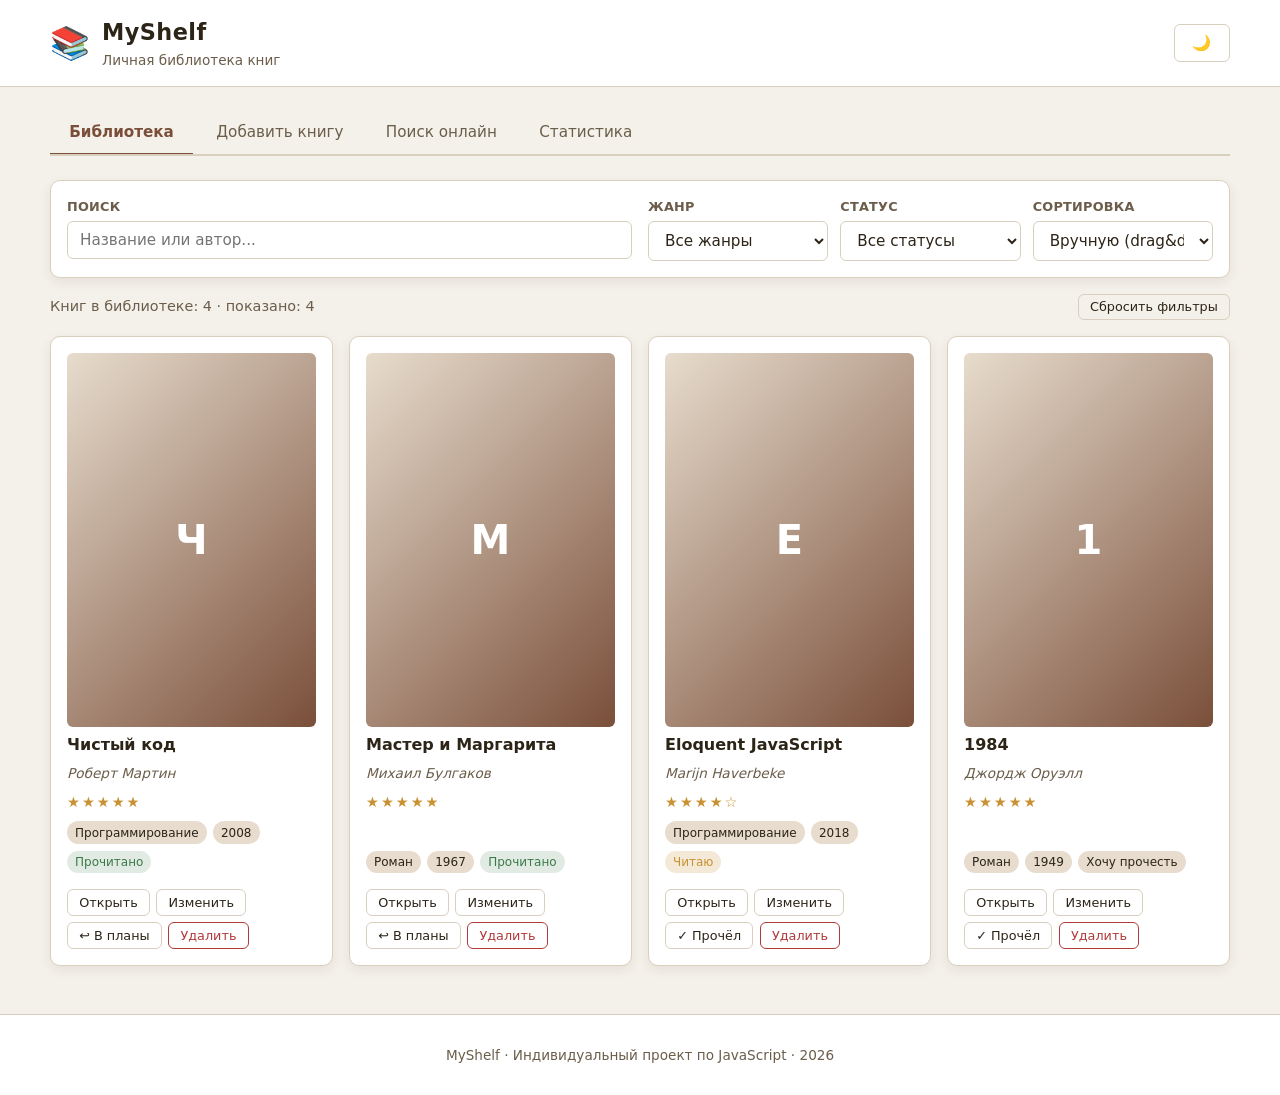
<file: individual_work/index.html>
<!DOCTYPE html>
<html lang="ru">
<head>
    <meta charset="UTF-8">
    <meta name="viewport" content="width=device-width, initial-scale=1.0">
    <meta name="description" content="MyShelf — личная электронная библиотека книг на Vanilla JS">
    <title>MyShelf — Личная библиотека</title>
    <link rel="stylesheet" href="css/main.css">
    <link rel="stylesheet" href="css/components.css">
    <link rel="stylesheet" href="css/responsive.css">
</head>
<body>
    <header class="app-header">
        <div class="container header-inner">
            <div class="brand">
                <span class="brand-logo" aria-hidden="true">📚</span>
                <div>
                    <h1 class="brand-title">MyShelf</h1>
                    <p class="brand-subtitle">Личная библиотека книг</p>
                </div>
            </div>
            <button id="theme-toggle" class="btn btn-ghost" type="button" aria-label="Переключить тему">
                <span class="theme-icon">🌙</span>
            </button>
        </div>
    </header>

    <main class="container app-main">
        <nav class="tabs" role="tablist" aria-label="Разделы приложения">
            <button class="tab-btn is-active" role="tab" data-tab="library" aria-selected="true">Библиотека</button>
            <button class="tab-btn" role="tab" data-tab="add" aria-selected="false">Добавить книгу</button>
            <button class="tab-btn" role="tab" data-tab="search" aria-selected="false">Поиск онлайн</button>
            <button class="tab-btn" role="tab" data-tab="stats" aria-selected="false">Статистика</button>
        </nav>

        <section id="tab-library" class="tab-panel is-active" role="tabpanel">
            <div class="toolbar">
                <div class="toolbar-group">
                    <label class="field" for="search-input">
                        <span class="field-label">Поиск</span>
                        <input id="search-input" type="search" placeholder="Название или автор..." class="input">
                    </label>
                </div>
                <div class="toolbar-group">
                    <label class="field" for="filter-genre">
                        <span class="field-label">Жанр</span>
                        <select id="filter-genre" class="input">
                            <option value="">Все жанры</option>
                        </select>
                    </label>
                    <label class="field" for="filter-status">
                        <span class="field-label">Статус</span>
                        <select id="filter-status" class="input">
                            <option value="">Все статусы</option>
                            <option value="want">Хочу прочесть</option>
                            <option value="reading">Читаю</option>
                            <option value="done">Прочитано</option>
                        </select>
                    </label>
                    <label class="field" for="sort-by">
                        <span class="field-label">Сортировка</span>
                        <select id="sort-by" class="input">
                            <option value="custom">Вручную (drag&drop)</option>
                            <option value="title">По названию</option>
                            <option value="author">По автору</option>
                            <option value="year-desc">По году (новые)</option>
                            <option value="year-asc">По году (старые)</option>
                            <option value="rating-desc">По рейтингу</option>
                        </select>
                    </label>
                </div>
            </div>

            <div class="counter-bar">
                <span id="book-counter">Книг в библиотеке: 0</span>
                <button id="reset-filters" type="button" class="btn btn-ghost btn-sm">Сбросить фильтры</button>
            </div>

            <ul id="book-list" class="book-grid" aria-live="polite"></ul>

            <p id="empty-state" class="empty-state hidden">
                Пока что полки пусты. Добавьте первую книгу через вкладку «Добавить книгу».
            </p>
        </section>

        <section id="tab-add" class="tab-panel" role="tabpanel">
            <form id="book-form" class="card form-card" novalidate>
                <h2 class="card-title">Новая книга</h2>
                <input type="hidden" id="book-id" value="">

                <div class="form-grid">
                    <label class="field">
                        <span class="field-label">Название *</span>
                        <input id="f-title" type="text" class="input" required maxlength="120">
                        <small class="field-error" data-for="f-title"></small>
                    </label>

                    <label class="field">
                        <span class="field-label">Автор *</span>
                        <input id="f-author" type="text" class="input" required maxlength="80">
                        <small class="field-error" data-for="f-author"></small>
                    </label>

                    <label class="field">
                        <span class="field-label">Год издания *</span>
                        <input id="f-year" type="number" class="input" required min="1" max="2100">
                        <small class="field-error" data-for="f-year"></small>
                    </label>

                    <label class="field">
                        <span class="field-label">Жанр *</span>
                        <input id="f-genre" type="text" class="input" list="genre-suggestions" required maxlength="40">
                        <datalist id="genre-suggestions">
                            <option value="Фантастика"></option>
                            <option value="Фэнтези"></option>
                            <option value="Детектив"></option>
                            <option value="Программирование"></option>
                            <option value="Биография"></option>
                            <option value="Психология"></option>
                            <option value="Роман"></option>
                            <option value="Научпоп"></option>
                        </datalist>
                        <small class="field-error" data-for="f-genre"></small>
                    </label>

                    <label class="field">
                        <span class="field-label">Рейтинг (1—5) *</span>
                        <input id="f-rating" type="number" class="input" required min="1" max="5" step="1">
                        <small class="field-error" data-for="f-rating"></small>
                    </label>

                    <label class="field">
                        <span class="field-label">Статус *</span>
                        <select id="f-status" class="input" required>
                            <option value="want">Хочу прочесть</option>
                            <option value="reading">Читаю</option>
                            <option value="done">Прочитано</option>
                        </select>
                        <small class="field-error" data-for="f-status"></small>
                    </label>

                    <label class="field field-full">
                        <span class="field-label">Обложка (URL, опционально)</span>
                        <input id="f-cover" type="url" class="input" placeholder="https://...">
                        <small class="field-error" data-for="f-cover"></small>
                    </label>

                    <label class="field field-full">
                        <span class="field-label">Заметка</span>
                        <textarea id="f-note" class="input" rows="3" maxlength="500"></textarea>
                        <small class="field-hint">До 500 символов</small>
                    </label>
                </div>

                <div class="form-actions">
                    <button id="form-submit" type="submit" class="btn btn-primary">Сохранить</button>
                    <button id="form-reset" type="reset" class="btn btn-ghost">Очистить</button>
                </div>
            </form>
        </section>

        <section id="tab-search" class="tab-panel" role="tabpanel">
            <div class="card">
                <h2 class="card-title">Поиск книг в Open Library</h2>
                <p class="card-text">
                    Найдите книгу в открытом каталоге Open Library и добавьте её в свою библиотеку одним кликом.
                </p>
                <form id="api-search-form" class="api-search">
                    <input id="api-query" type="search" class="input" placeholder="Например: Master and Margarita" required>
                    <button type="submit" class="btn btn-primary">Искать</button>
                </form>
                <div id="api-status" class="api-status" aria-live="polite"></div>
                <ul id="api-results" class="api-results"></ul>
            </div>
        </section>

        <section id="tab-stats" class="tab-panel" role="tabpanel">
            <div class="stats-grid">
                <div class="stat-card">
                    <span class="stat-label">Всего книг</span>
                    <span id="stat-total" class="stat-value">0</span>
                </div>
                <div class="stat-card">
                    <span class="stat-label">Прочитано</span>
                    <span id="stat-done" class="stat-value">0</span>
                </div>
                <div class="stat-card">
                    <span class="stat-label">Сейчас читаю</span>
                    <span id="stat-reading" class="stat-value">0</span>
                </div>
                <div class="stat-card">
                    <span class="stat-label">В планах</span>
                    <span id="stat-want" class="stat-value">0</span>
                </div>
                <div class="stat-card">
                    <span class="stat-label">Средний рейтинг</span>
                    <span id="stat-avg" class="stat-value">—</span>
                </div>
            </div>

            <div class="card">
                <h2 class="card-title">Распределение по жанрам</h2>
                <div id="genre-chart" class="genre-chart"></div>
            </div>
        </section>
    </main>

    <div id="modal" class="modal hidden" role="dialog" aria-modal="true" aria-hidden="true">
        <div class="modal-backdrop" data-modal-close></div>
        <div class="modal-content" role="document">
            <button class="modal-close" type="button" data-modal-close aria-label="Закрыть">×</button>
            <div id="modal-body"></div>
        </div>
    </div>

    <div id="toast-host" class="toast-host" aria-live="polite"></div>

    <footer class="app-footer">
        <div class="container">
            <p>MyShelf · Индивидуальный проект по JavaScript · 2026</p>
        </div>
    </footer>

    <script type="module" src="js/main.js"></script>
</body>
</html>
</file>
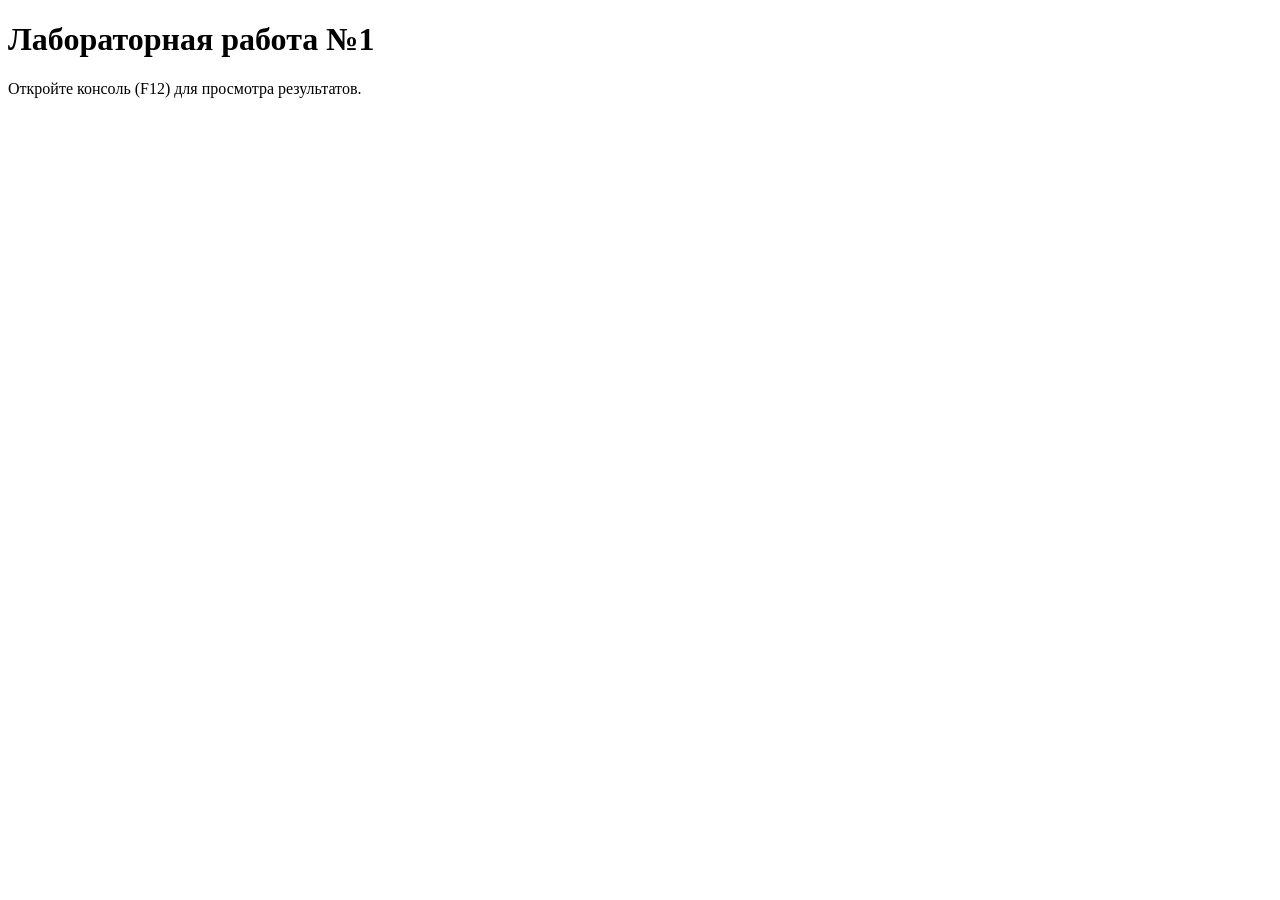
<file: lab1/index.html>
<!DOCTYPE html>
<html lang="en">
  <head>
    <meta charset="UTF-8" />
    <title>Привет, мир!</title>
    <script src="script.js"></script>
  </head>
  <body>
    <h1>Лабораторная работа №1</h1>
    <p>Откройте консоль (F12) для просмотра результатов.</p>
    <script>
      alert("Привет, мир!");
      console.log("Hello, console!");
    </script>
  </body>
</html>
</file>
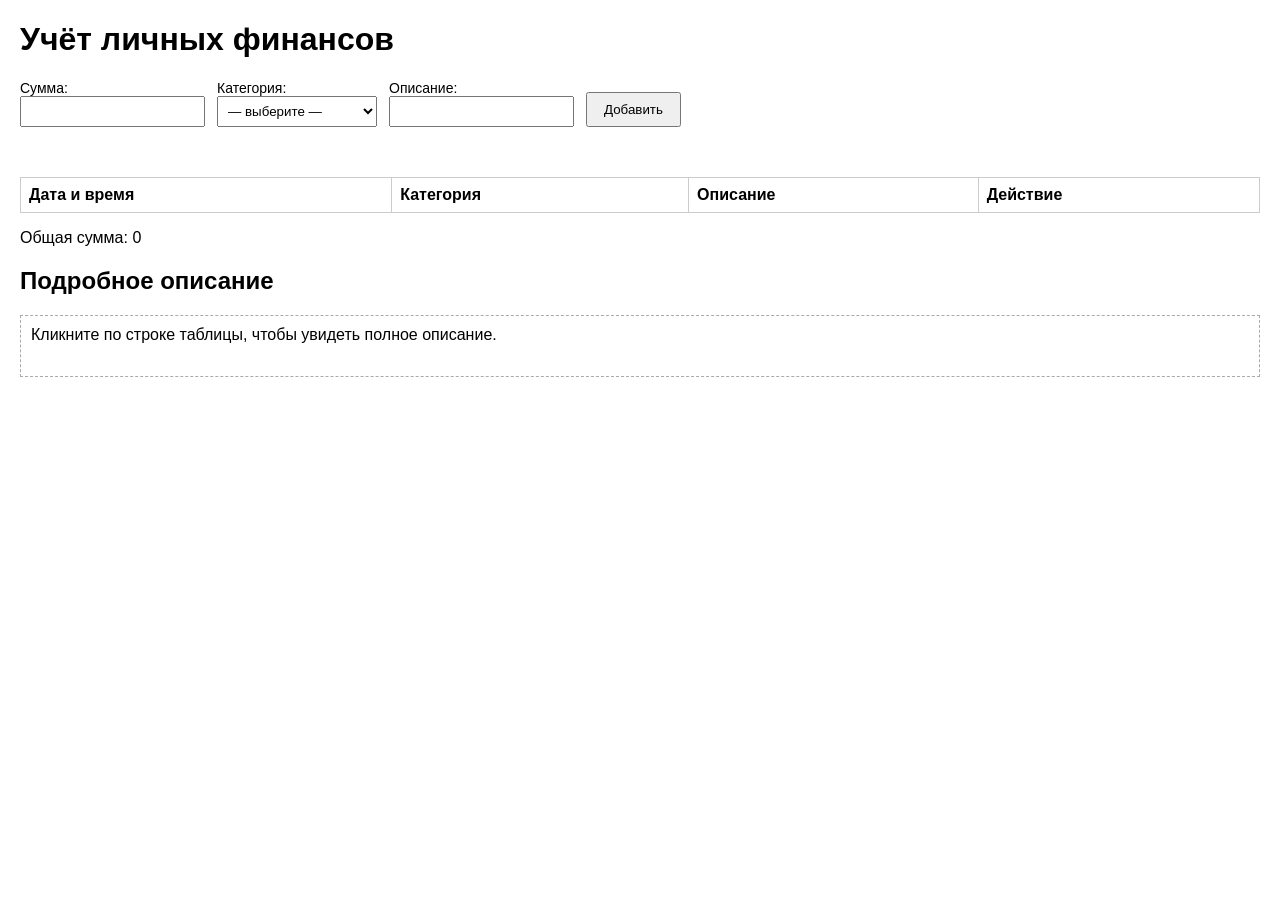
<file: lab5/index.html>
<!DOCTYPE html>
<html lang="ru">
  <head>
    <meta charset="UTF-8" />
    <title>Учёт личных финансов</title>
    <link rel="stylesheet" href="style.css" />
    <script type="module" src="src/index.js"></script>
  </head>
  <body>
    <h1>Учёт личных финансов</h1>

    <form id="transaction-form">
      <label>
        Сумма:
        <input type="number" id="amount" step="0.01" required />
      </label>
      <label>
        Категория:
        <select id="category" required>
          <option value="">— выберите —</option>
          <option value="Food">Еда</option>
          <option value="Transport">Транспорт</option>
          <option value="Salary">Зарплата</option>
          <option value="Entertainment">Развлечения</option>
          <option value="Other">Другое</option>
        </select>
      </label>
      <label>
        Описание:
        <input type="text" id="description" required />
      </label>
      <button type="submit">Добавить</button>
      <div id="form-error" class="error"></div>
    </form>

    <table id="transactions-table">
      <thead>
        <tr>
          <th>Дата и время</th>
          <th>Категория</th>
          <th>Описание</th>
          <th>Действие</th>
        </tr>
      </thead>
      <tbody></tbody>
    </table>

    <p>Общая сумма: <span id="total">0</span></p>

    <h2>Подробное описание</h2>
    <div id="details">Кликните по строке таблицы, чтобы увидеть полное описание.</div>
  </body>
</html>
</file>
<file: individual_work/css/main.css>
:root {
    --bg: #f4f1ea;
    --surface: #ffffff;
    --surface-alt: #faf7f1;
    --text: #2c2417;
    --text-muted: #6b5d4a;
    --accent: #7a4f3a;
    --accent-hover: #5d3a2a;
    --accent-soft: #e7dccd;
    --danger: #b03a3a;
    --success: #3a7a48;
    --warning: #c89233;
    --border: #d9cfbf;
    --shadow: 0 4px 12px rgba(60, 40, 20, 0.08);
    --shadow-lg: 0 12px 32px rgba(60, 40, 20, 0.16);
    --radius: 10px;
    --radius-sm: 6px;
    --transition: 180ms ease;
    --font: "Segoe UI", "Roboto", "Helvetica Neue", system-ui, sans-serif;
}

[data-theme="dark"] {
    --bg: #1a1612;
    --surface: #25201a;
    --surface-alt: #2c2620;
    --text: #f0e8d8;
    --text-muted: #b8a890;
    --accent: #d4a378;
    --accent-hover: #e6b88a;
    --accent-soft: #3a2f24;
    --border: #3a3128;
    --shadow: 0 4px 12px rgba(0, 0, 0, 0.4);
    --shadow-lg: 0 12px 32px rgba(0, 0, 0, 0.5);
}

* {
    box-sizing: border-box;
}

html {
    scroll-behavior: smooth;
}

body {
    margin: 0;
    font-family: var(--font);
    background: var(--bg);
    color: var(--text);
    line-height: 1.5;
    min-height: 100vh;
    display: flex;
    flex-direction: column;
    transition: background-color var(--transition), color var(--transition);
}

.container {
    width: min(1180px, 100% - 2rem);
    margin-inline: auto;
}

.app-header {
    background: var(--surface);
    border-bottom: 1px solid var(--border);
    padding: 1rem 0;
    position: sticky;
    top: 0;
    z-index: 10;
    backdrop-filter: blur(8px);
}

.header-inner {
    display: flex;
    align-items: center;
    justify-content: space-between;
    gap: 1rem;
}

.brand {
    display: flex;
    align-items: center;
    gap: 0.75rem;
}

.brand-logo {
    font-size: 2rem;
    line-height: 1;
}

.brand-title {
    margin: 0;
    font-size: 1.4rem;
    font-weight: 700;
    letter-spacing: 0.02em;
}

.brand-subtitle {
    margin: 0;
    font-size: 0.85rem;
    color: var(--text-muted);
}

.app-main {
    flex: 1;
    padding-block: 1.5rem 3rem;
}

.app-footer {
    background: var(--surface);
    border-top: 1px solid var(--border);
    padding: 1rem 0;
    color: var(--text-muted);
    font-size: 0.85rem;
    text-align: center;
}

h1, h2, h3 {
    color: var(--text);
}

a {
    color: var(--accent);
}

.hidden {
    display: none !important;
}

.btn {
    appearance: none;
    border: 1px solid transparent;
    border-radius: var(--radius-sm);
    padding: 0.55rem 1.1rem;
    font-size: 0.95rem;
    font-family: inherit;
    cursor: pointer;
    transition: background-color var(--transition), color var(--transition), border-color var(--transition), transform var(--transition);
    display: inline-flex;
    align-items: center;
    gap: 0.4rem;
}

.btn:focus-visible {
    outline: 2px solid var(--accent);
    outline-offset: 2px;
}

.btn-primary {
    background: var(--accent);
    color: #fff;
}

.btn-primary:hover {
    background: var(--accent-hover);
}

.btn-ghost {
    background: transparent;
    color: var(--text);
    border-color: var(--border);
}

.btn-ghost:hover {
    background: var(--accent-soft);
}

.btn-danger {
    background: transparent;
    color: var(--danger);
    border-color: var(--danger);
}

.btn-danger:hover {
    background: var(--danger);
    color: #fff;
}

.btn-sm {
    padding: 0.3rem 0.7rem;
    font-size: 0.8rem;
}

.input {
    width: 100%;
    padding: 0.55rem 0.75rem;
    border: 1px solid var(--border);
    border-radius: var(--radius-sm);
    background: var(--surface);
    color: var(--text);
    font-family: inherit;
    font-size: 0.95rem;
    transition: border-color var(--transition), box-shadow var(--transition);
}

.input:focus {
    outline: none;
    border-color: var(--accent);
    box-shadow: 0 0 0 3px var(--accent-soft);
}

.input.is-invalid {
    border-color: var(--danger);
}

.field {
    display: flex;
    flex-direction: column;
    gap: 0.3rem;
}

.field-label {
    font-size: 0.8rem;
    color: var(--text-muted);
    font-weight: 600;
    letter-spacing: 0.02em;
    text-transform: uppercase;
}

.field-error {
    color: var(--danger);
    font-size: 0.8rem;
    min-height: 1em;
}

.field-hint {
    color: var(--text-muted);
    font-size: 0.8rem;
}

.field-full {
    grid-column: 1 / -1;
}

.card {
    background: var(--surface);
    border: 1px solid var(--border);
    border-radius: var(--radius);
    padding: 1.5rem;
    box-shadow: var(--shadow);
}

.card-title {
    margin: 0 0 1rem;
    font-size: 1.2rem;
}

.card-text {
    margin: 0 0 1rem;
    color: var(--text-muted);
}
</file>
<file: individual_work/css/components.css>
.tabs {
    display: flex;
    gap: 0.25rem;
    border-bottom: 2px solid var(--border);
    margin-bottom: 1.5rem;
    overflow-x: auto;
}

.tab-btn {
    appearance: none;
    background: transparent;
    border: none;
    padding: 0.75rem 1.2rem;
    cursor: pointer;
    font-family: inherit;
    font-size: 0.95rem;
    color: var(--text-muted);
    border-bottom: 3px solid transparent;
    margin-bottom: -2px;
    transition: color var(--transition), border-color var(--transition);
    white-space: nowrap;
}

.tab-btn:hover {
    color: var(--text);
}

.tab-btn.is-active {
    color: var(--accent);
    border-bottom-color: var(--accent);
    font-weight: 600;
}

.tab-panel {
    display: none;
    animation: fadeIn 240ms ease;
}

.tab-panel.is-active {
    display: block;
}

@keyframes fadeIn {
    from { opacity: 0; transform: translateY(8px); }
    to { opacity: 1; transform: translateY(0); }
}

.toolbar {
    display: flex;
    flex-wrap: wrap;
    gap: 1rem;
    background: var(--surface);
    padding: 1rem;
    border: 1px solid var(--border);
    border-radius: var(--radius);
    margin-bottom: 1rem;
    box-shadow: var(--shadow);
}

.toolbar-group {
    display: flex;
    flex-wrap: wrap;
    gap: 0.75rem;
    flex: 1;
    min-width: 0;
}

.toolbar-group .field {
    flex: 1;
    min-width: 140px;
}

.counter-bar {
    display: flex;
    justify-content: space-between;
    align-items: center;
    margin-bottom: 1rem;
    color: var(--text-muted);
    font-size: 0.9rem;
}

.book-grid {
    list-style: none;
    margin: 0;
    padding: 0;
    display: grid;
    grid-template-columns: repeat(auto-fill, minmax(240px, 1fr));
    gap: 1rem;
}

.book-card {
    background: var(--surface);
    border: 1px solid var(--border);
    border-radius: var(--radius);
    padding: 1rem;
    display: flex;
    flex-direction: column;
    gap: 0.5rem;
    box-shadow: var(--shadow);
    transition: transform var(--transition), box-shadow var(--transition), opacity var(--transition);
    cursor: grab;
    animation: cardIn 320ms ease both;
}

.book-card:hover {
    transform: translateY(-2px);
    box-shadow: var(--shadow-lg);
}

.book-card.dragging {
    opacity: 0.4;
    cursor: grabbing;
}

.book-card.drag-over {
    border-color: var(--accent);
    background: var(--accent-soft);
}

@keyframes cardIn {
    from { opacity: 0; transform: translateY(12px) scale(0.98); }
    to { opacity: 1; transform: translateY(0) scale(1); }
}

.book-cover {
    width: 100%;
    aspect-ratio: 2 / 3;
    object-fit: cover;
    border-radius: var(--radius-sm);
    background: var(--accent-soft);
    display: flex;
    align-items: center;
    justify-content: center;
    color: var(--text-muted);
    font-size: 0.85rem;
    text-align: center;
    padding: 0.5rem;
}

.book-cover-fallback {
    width: 100%;
    aspect-ratio: 2 / 3;
    border-radius: var(--radius-sm);
    background: linear-gradient(135deg, var(--accent-soft), var(--accent));
    display: flex;
    align-items: center;
    justify-content: center;
    color: #fff;
    font-size: 2.5rem;
    font-weight: 700;
}

.book-title {
    margin: 0;
    font-size: 1rem;
    line-height: 1.3;
}

.book-author {
    margin: 0;
    color: var(--text-muted);
    font-size: 0.85rem;
    font-style: italic;
}

.book-meta {
    display: flex;
    flex-wrap: wrap;
    gap: 0.4rem;
    font-size: 0.8rem;
    color: var(--text-muted);
    margin-top: auto;
}

.badge {
    display: inline-block;
    padding: 0.15rem 0.5rem;
    border-radius: 999px;
    font-size: 0.75rem;
    background: var(--accent-soft);
    color: var(--text);
}

.badge-status-want { background: var(--accent-soft); }
.badge-status-reading { background: rgba(200, 146, 51, 0.2); color: var(--warning); }
.badge-status-done { background: rgba(58, 122, 72, 0.15); color: var(--success); }

.book-rating {
    color: var(--warning);
    letter-spacing: 2px;
    font-size: 0.9rem;
}

.book-actions {
    display: flex;
    gap: 0.4rem;
    margin-top: 0.5rem;
    flex-wrap: wrap;
}

.empty-state {
    text-align: center;
    color: var(--text-muted);
    padding: 3rem 1rem;
    background: var(--surface-alt);
    border-radius: var(--radius);
    border: 1px dashed var(--border);
}

.form-card {
    max-width: 800px;
    margin-inline: auto;
}

.form-grid {
    display: grid;
    grid-template-columns: repeat(2, 1fr);
    gap: 1rem;
}

.form-actions {
    display: flex;
    gap: 0.75rem;
    margin-top: 1.25rem;
    justify-content: flex-end;
}

.modal {
    position: fixed;
    inset: 0;
    z-index: 100;
    display: flex;
    align-items: center;
    justify-content: center;
    padding: 1rem;
    animation: fadeIn 200ms ease;
}

.modal-backdrop {
    position: absolute;
    inset: 0;
    background: rgba(0, 0, 0, 0.5);
    cursor: pointer;
}

.modal-content {
    position: relative;
    background: var(--surface);
    border-radius: var(--radius);
    padding: 2rem;
    max-width: 600px;
    width: 100%;
    max-height: 90vh;
    overflow-y: auto;
    box-shadow: var(--shadow-lg);
    animation: scaleIn 240ms ease;
}

@keyframes scaleIn {
    from { opacity: 0; transform: scale(0.92); }
    to { opacity: 1; transform: scale(1); }
}

.modal-close {
    position: absolute;
    top: 0.5rem;
    right: 0.75rem;
    appearance: none;
    background: transparent;
    border: none;
    font-size: 1.8rem;
    cursor: pointer;
    color: var(--text-muted);
    line-height: 1;
    padding: 0.25rem 0.5rem;
    border-radius: var(--radius-sm);
    transition: background-color var(--transition);
}

.modal-close:hover {
    background: var(--accent-soft);
    color: var(--text);
}

.modal-body-cover {
    width: 140px;
    float: left;
    margin: 0 1rem 0.5rem 0;
    border-radius: var(--radius-sm);
}

.api-search {
    display: flex;
    gap: 0.5rem;
    margin-bottom: 1rem;
}

.api-search .input {
    flex: 1;
}

.api-status {
    color: var(--text-muted);
    font-size: 0.9rem;
    min-height: 1.5em;
    margin-bottom: 0.75rem;
}

.api-results {
    list-style: none;
    margin: 0;
    padding: 0;
    display: flex;
    flex-direction: column;
    gap: 0.5rem;
}

.api-result-item {
    display: flex;
    gap: 0.75rem;
    align-items: center;
    padding: 0.75rem;
    border: 1px solid var(--border);
    border-radius: var(--radius-sm);
    background: var(--surface-alt);
}

.api-result-item img {
    width: 50px;
    height: 70px;
    object-fit: cover;
    border-radius: 4px;
    background: var(--accent-soft);
}

.api-result-info {
    flex: 1;
    min-width: 0;
}

.api-result-info strong {
    display: block;
    white-space: nowrap;
    overflow: hidden;
    text-overflow: ellipsis;
}

.api-result-info span {
    color: var(--text-muted);
    font-size: 0.85rem;
}

.stats-grid {
    display: grid;
    grid-template-columns: repeat(auto-fit, minmax(140px, 1fr));
    gap: 1rem;
    margin-bottom: 1.5rem;
}

.stat-card {
    background: var(--surface);
    border: 1px solid var(--border);
    border-radius: var(--radius);
    padding: 1.2rem;
    box-shadow: var(--shadow);
    display: flex;
    flex-direction: column;
    gap: 0.4rem;
}

.stat-label {
    color: var(--text-muted);
    font-size: 0.85rem;
    text-transform: uppercase;
    letter-spacing: 0.04em;
}

.stat-value {
    font-size: 2rem;
    font-weight: 700;
    color: var(--accent);
}

.genre-chart {
    display: flex;
    flex-direction: column;
    gap: 0.6rem;
}

.chart-row {
    display: grid;
    grid-template-columns: 140px 1fr 40px;
    gap: 0.75rem;
    align-items: center;
    font-size: 0.9rem;
}

.chart-bar {
    height: 18px;
    background: var(--accent-soft);
    border-radius: 999px;
    overflow: hidden;
}

.chart-bar-fill {
    height: 100%;
    background: linear-gradient(90deg, var(--accent), var(--accent-hover));
    border-radius: 999px;
    transition: width 600ms cubic-bezier(0.4, 0, 0.2, 1);
}

.toast-host {
    position: fixed;
    bottom: 1.5rem;
    right: 1.5rem;
    display: flex;
    flex-direction: column;
    gap: 0.5rem;
    z-index: 200;
    pointer-events: none;
}

.toast {
    background: var(--surface);
    border: 1px solid var(--border);
    border-left: 4px solid var(--accent);
    border-radius: var(--radius-sm);
    padding: 0.75rem 1rem;
    box-shadow: var(--shadow-lg);
    font-size: 0.9rem;
    min-width: 220px;
    animation: toastIn 240ms ease;
    pointer-events: auto;
}

.toast.toast-error { border-left-color: var(--danger); }
.toast.toast-success { border-left-color: var(--success); }

@keyframes toastIn {
    from { opacity: 0; transform: translateX(40px); }
    to { opacity: 1; transform: translateX(0); }
}

.toast.toast-out {
    animation: toastOut 240ms ease forwards;
}

@keyframes toastOut {
    to { opacity: 0; transform: translateX(40px); }
}
</file>
<file: individual_work/css/responsive.css>
@media (max-width: 768px) {
    .header-inner {
        flex-wrap: wrap;
    }

    .brand-subtitle {
        display: none;
    }

    .form-grid {
        grid-template-columns: 1fr;
    }

    .toolbar {
        flex-direction: column;
    }

    .toolbar-group {
        flex-direction: column;
    }

    .toolbar-group .field {
        min-width: 0;
    }

    .modal-content {
        padding: 1.25rem;
    }

    .modal-body-cover {
        float: none;
        margin: 0 auto 1rem;
        display: block;
    }

    .chart-row {
        grid-template-columns: 100px 1fr 32px;
        font-size: 0.85rem;
    }

    .stat-value {
        font-size: 1.6rem;
    }

    .tabs {
        margin-bottom: 1rem;
    }

    .tab-btn {
        padding: 0.6rem 0.9rem;
        font-size: 0.9rem;
    }

    .toast-host {
        right: 0.75rem;
        left: 0.75rem;
        bottom: 0.75rem;
    }
}

@media (max-width: 480px) {
    .book-grid {
        grid-template-columns: repeat(auto-fill, minmax(180px, 1fr));
    }

    .brand-title {
        font-size: 1.15rem;
    }

    .form-actions {
        flex-direction: column-reverse;
    }

    .form-actions .btn {
        width: 100%;
        justify-content: center;
    }

    .api-search {
        flex-direction: column;
    }
}

@media (prefers-reduced-motion: reduce) {
    *,
    *::before,
    *::after {
        animation-duration: 1ms !important;
        transition-duration: 1ms !important;
    }
}
</file>
<file: lab5/style.css>
body {
  font-family: Arial, sans-serif;
  margin: 20px;
}

form {
  display: flex;
  flex-wrap: wrap;
  gap: 12px;
  align-items: flex-end;
  margin-bottom: 20px;
}

form label {
  display: flex;
  flex-direction: column;
  font-size: 14px;
}

form input,
form select {
  padding: 6px;
  min-width: 160px;
}

button {
  padding: 8px 16px;
  cursor: pointer;
}

.error {
  color: red;
  width: 100%;
  min-height: 18px;
}

table {
  border-collapse: collapse;
  width: 100%;
  margin-bottom: 16px;
}

th,
td {
  border: 1px solid #ccc;
  padding: 8px;
  text-align: left;
}

tr.positive {
  background-color: #d4edda;
}

tr.negative {
  background-color: #f8d7da;
}

tbody tr {
  cursor: pointer;
}

#details {
  padding: 10px;
  border: 1px dashed #aaa;
  min-height: 40px;
}
</file>
